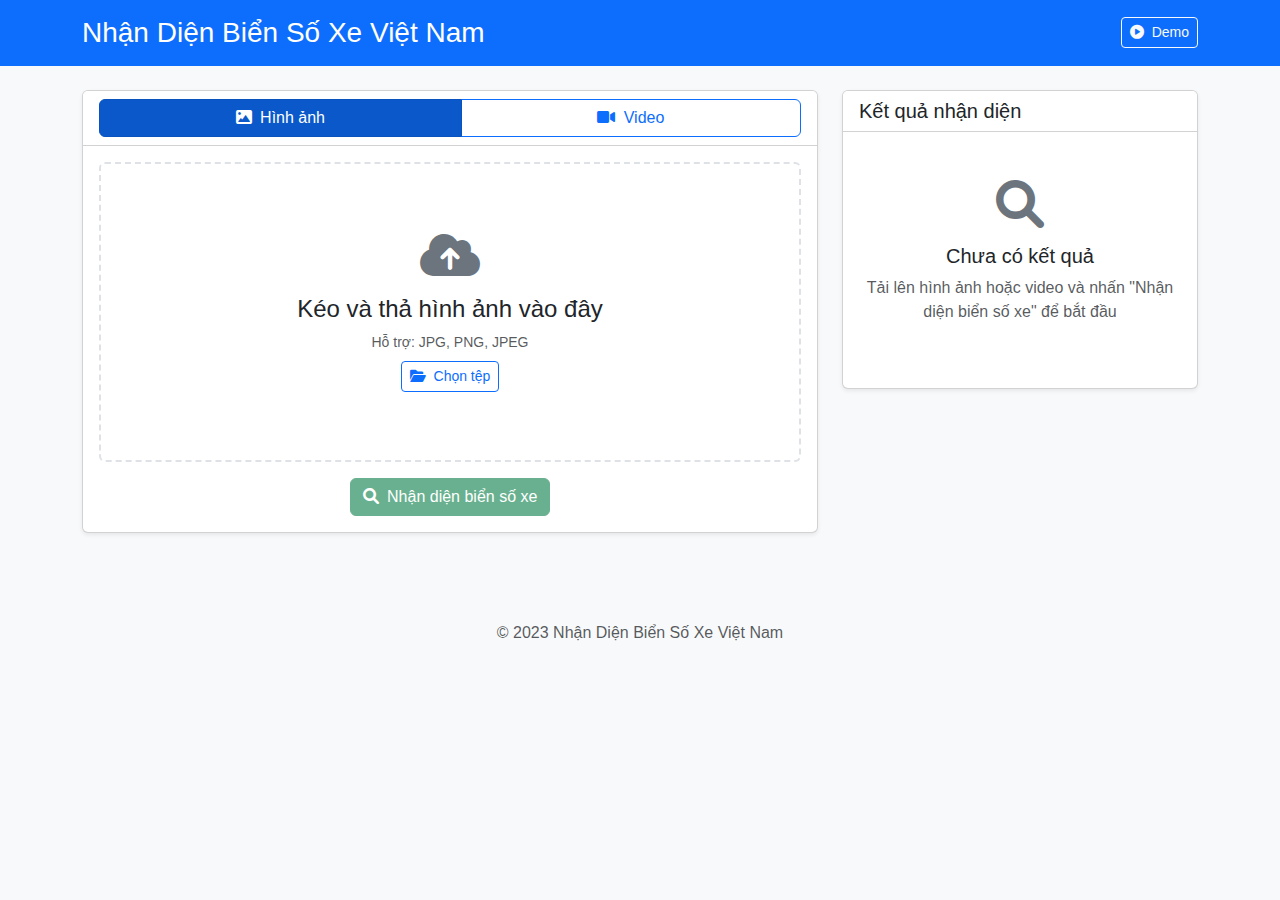
<file: interface/index.html>
<!DOCTYPE html>
<html lang="vi">
<head>
    <meta charset="UTF-8">
    <meta name="viewport" content="width=device-width, initial-scale=1.0">
    <title>Nhận Diện Biển Số Xe Việt Nam</title>
    <!-- Bootstrap CSS -->
    <link href="https://cdn.jsdelivr.net/npm/bootstrap@5.3.0-alpha1/dist/css/bootstrap.min.css" rel="stylesheet">
    <!-- Font Awesome -->
    <link rel="stylesheet" href="https://cdnjs.cloudflare.com/ajax/libs/font-awesome/6.0.0/css/all.min.css">
    <!-- Custom CSS -->
    <link rel="stylesheet" href="style.css">
</head>
<body>
    <header class="bg-primary text-white py-3">
        <div class="container">
            <div class="d-flex justify-content-between align-items-center">
                <h1 class="h3 mb-0">Nhận Diện Biển Số Xe Việt Nam</h1>
                <div>
                    <button id="demoBtn" class="btn btn-outline-light btn-sm">
                        <i class="fas fa-play-circle me-1"></i> Demo
                    </button>
                </div>
            </div>
        </div>
    </header>

    <main class="container my-4">
        <div class="row">
            <div class="col-lg-8 mb-4">
                <div class="card shadow-sm">
                    <div class="card-header bg-white">
                        <div class="btn-group w-100" role="group">
                            <button id="imageBtn" class="btn btn-primary active">
                                <i class="fas fa-image me-1"></i> Hình ảnh
                            </button>
                            <button id="videoBtn" class="btn btn-outline-primary">
                                <i class="fas fa-video me-1"></i> Video
                            </button>
                        </div>
                    </div>
                    <div class="card-body">
                        <div id="dropZone" class="drop-zone rounded border border-dashed p-5 text-center">
                            <input type="file" id="fileInput" class="d-none">
                            <div id="uploadPrompt">
                                <i class="fas fa-cloud-upload-alt upload-icon mb-3"></i>
                                <h4>Kéo và thả hình ảnh vào đây</h4>
                                <p class="small text-muted mb-2">Hỗ trợ: JPG, PNG, JPEG</p>
                                <button class="btn btn-outline-primary btn-sm">
                                    <i class="fas fa-folder-open me-1"></i> Chọn tệp
                                </button>
                            </div>
                            <div id="previewContainer" class="d-none">
                                <img id="imagePreview" class="img-preview d-none" alt="Preview">
                                <video id="videoPreview" class="video-preview d-none" controls></video>
                            </div>
                        </div>
                        <div class="mt-3 text-center">
                            <button id="recognizeBtn" class="btn btn-success" disabled>
                                <i class="fas fa-search me-1"></i> Nhận diện biển số xe
                            </button>
                        </div>
                    </div>
                </div>
            </div>

            <div class="col-lg-4">
                <div id="noResults" class="card shadow-sm">
                    <div class="card-header bg-white">
                        <h5 class="mb-0">Kết quả nhận diện</h5>
                    </div>
                    <div class="card-body text-center py-5">
                        <i class="fas fa-search result-icon mb-3"></i>
                        <h5>Chưa có kết quả</h5>
                        <p class="text-muted">Tải lên hình ảnh hoặc video và nhấn "Nhận diện biển số xe" để bắt đầu</p>
                    </div>
                </div>

                <div id="results" class="card shadow-sm d-none">
                    <div class="card-header bg-white d-flex justify-content-between align-items-center">
                        <h5 class="mb-0">Kết quả nhận diện</h5>
                        <button id="clearResultsBtn" class="btn btn-sm btn-outline-secondary">
                            <i class="fas fa-times me-1"></i> Xóa
                        </button>
                    </div>
                    <div class="card-body">
                        <div class="license-plate-display mb-3 text-center py-3">
                            <h2 id="licensePlateText" class="mb-0">51F-123.45</h2>
                            <button id="copyBtn" class="btn btn-sm btn-outline-primary mt-2">
                                <i class="fas fa-copy me-1"></i> Sao chép
                            </button>
                        </div>
                        <div class="result-details">
                            <div class="result-item">
                                <div class="result-label">Độ chính xác:</div>
                                <div class="result-value" id="confidenceText">98.7%</div>
                            </div>
                            <div class="result-item">
                                <div class="result-label">Loại phương tiện:</div>
                                <div class="result-value" id="vehicleTypeText">Sedan</div>
                            </div>
                            <div class="result-item">
                                <div class="result-label">Thời gian:</div>
                                <div class="result-value" id="timestampText">12/03/2023, 15:30:45</div>
                            </div>
                            <div class="result-item">
                                <div class="result-label">Khu vực:</div>
                                <div class="result-value" id="regionText">TP. Hồ Chí Minh</div>
                            </div>
                        </div>
                    </div>
                </div>
            </div>
        </div>
    </main>

    <footer class="bg-light py-3 mt-5">
        <div class="container text-center">
            <p class="text-muted mb-0">© 2023 Nhận Diện Biển Số Xe Việt Nam</p>
        </div>
    </footer>

    <!-- Bootstrap JS -->
    <script src="https://cdn.jsdelivr.net/npm/bootstrap@5.3.0-alpha1/dist/js/bootstrap.bundle.min.js"></script>
    <!-- Custom JS -->
    <script src="script.js"></script>
</body>
</html>
</file>
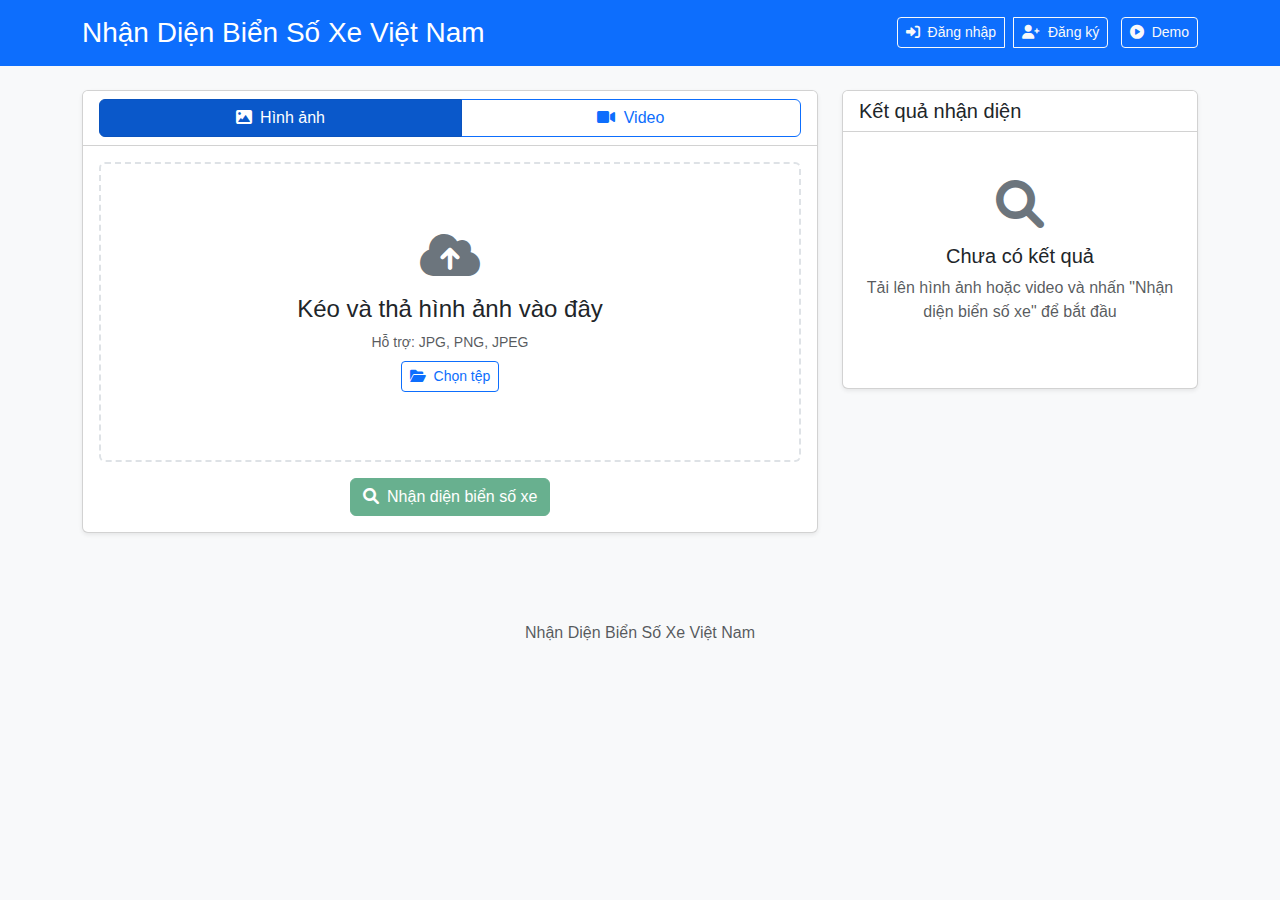
<file: src/static/templates/index.html>
<!DOCTYPE html>
<html lang="vi">
<head>
    <meta charset="UTF-8">
    <meta name="viewport" content="width=device-width, initial-scale=1.0">
    <title>Nhận Diện Biển Số Xe Việt Nam</title>
    <!-- Bootstrap CSS -->
    <link href="https://cdn.jsdelivr.net/npm/bootstrap@5.3.0-alpha1/dist/css/bootstrap.min.css" rel="stylesheet">
    <!-- Font Awesome -->
    <link rel="stylesheet" href="https://cdnjs.cloudflare.com/ajax/libs/font-awesome/6.0.0/css/all.min.css">
    <!-- Custom CSS -->
    <link rel="stylesheet" href="../css/style.css">
</head>
<body>
    <header class="bg-primary text-white py-3">
        <div class="container">
            <div class="d-flex justify-content-between align-items-center">
                <h1 class="h3 mb-0">Nhận Diện Biển Số Xe Việt Nam</h1>
                <div>
                    <div class="btn-group" id="authButtons">
                        <a href="login.html" class="btn btn-outline-light btn-sm">
                            <i class="fas fa-sign-in-alt me-1"></i> Đăng nhập
                        </a>
                        <a href="register.html" class="btn btn-outline-light btn-sm ms-2">
                            <i class="fas fa-user-plus me-1"></i> Đăng ký
                        </a>
                    </div>
                    <div class="dropdown d-none" id="userDropdown">
                        <button class="btn btn-outline-light btn-sm dropdown-toggle" type="button" id="userMenuButton" data-bs-toggle="dropdown" aria-expanded="false">
                            <i class="fas fa-user-circle me-1"></i> <span id="username">User</span>
                        </button>
                        <ul class="dropdown-menu dropdown-menu-end" aria-labelledby="userMenuButton">
                            <li><a class="dropdown-item" href="admin.html" id="adminLink"><i class="fas fa-tachometer-alt me-2"></i>Quản trị hệ thống</a></li>
                            <li><hr class="dropdown-divider"></li>
                            <li><a class="dropdown-item" href="#" id="logoutButton"><i class="fas fa-sign-out-alt me-2"></i>Đăng xuất</a></li>
                        </ul>
                    </div>
                    <button id="demoBtn" class="btn btn-outline-light btn-sm ms-2">
                        <i class="fas fa-play-circle me-1"></i> Demo
                    </button>
                </div>
            </div>
        </div>
    </header>

    <main class="container my-4">
        <div class="row">
            <div class="col-lg-8 mb-4">
                <div class="card shadow-sm">
                    <div class="card-header bg-white">
                        <div class="btn-group w-100" role="group">
                            <button id="imageBtn" class="btn btn-primary active">
                                <i class="fas fa-image me-1"></i> Hình ảnh
                            </button>
                            <button id="videoBtn" class="btn btn-outline-primary">
                                <i class="fas fa-video me-1"></i> Video
                            </button>
                        </div>
                    </div>
                    <div class="card-body">
                        <div id="dropZone" class="drop-zone rounded border border-dashed p-5 text-center">
                            <input type="file" id="fileInput" class="d-none">
                            <div id="uploadPrompt">
                                <i class="fas fa-cloud-upload-alt upload-icon mb-3"></i>
                                <h4>Kéo và thả hình ảnh vào đây</h4>
                                <p class="small text-muted mb-2">Hỗ trợ: JPG, PNG, JPEG</p>
                                <button class="btn btn-outline-primary btn-sm">
                                    <i class="fas fa-folder-open me-1"></i> Chọn tệp
                                </button>
                            </div>
                            <div id="previewContainer" class="d-none">
                                <img id="imagePreview" class="img-preview d-none" alt="Preview">
                                <video id="videoPreview" class="video-preview d-none" controls></video>
                            </div>
                        </div>
                        <div class="mt-3 text-center">
                            <button id="recognizeBtn" class="btn btn-success" disabled>
                                <i class="fas fa-search me-1"></i> Nhận diện biển số xe
                            </button>
                        </div>
                    </div>
                </div>
            </div>

            <div class="col-lg-4">
                <div id="noResults" class="card shadow-sm">
                    <div class="card-header bg-white">
                        <h5 class="mb-0">Kết quả nhận diện</h5>
                    </div>
                    <div class="card-body text-center py-5">
                        <i class="fas fa-search result-icon mb-3"></i>
                        <h5>Chưa có kết quả</h5>
                        <p class="text-muted">Tải lên hình ảnh hoặc video và nhấn "Nhận diện biển số xe" để bắt đầu</p>
                    </div>
                </div>

                <div id="results" class="card shadow-sm d-none">
                    <div class="card-header bg-white d-flex justify-content-between align-items-center">
                        <h5 class="mb-0">Kết quả nhận diện</h5>
                        <button id="clearResultsBtn" class="btn btn-sm btn-outline-secondary">
                            <i class="fas fa-times me-1"></i> Xóa
                        </button>
                    </div>
                    <div class="card-body">
                        <div class="license-plate-display mb-3 text-center py-3">
                            <h2 id="licensePlateText" class="mb-0">51F-123.45</h2>
                            <button id="copyBtn" class="btn btn-sm btn-outline-primary mt-2">
                                <i class="fas fa-copy me-1"></i> Sao chép
                            </button>
                        </div>
                        <div class="result-details">
                            <div class="result-item">
                                <div class="result-label">Độ chính xác:</div>
                                <div class="result-value" id="confidenceText">98.7%</div>
                            </div>
                            <div class="result-item">
                                <div class="result-label">Loại phương tiện:</div>
                                <div class="result-value" id="vehicleTypeText">Chưa xác định</div>
                            </div>
                            <div class="result-item">
                                <div class="result-label">Thời gian:</div>
                                <div class="result-value" id="timestampText">12/03/2023, 15:30:45</div>
                            </div>
                            <div class="result-item">
                                <div class="result-label">Khu vực:</div>
                                <div class="result-value" id="regionText">TP. Hà Nội</div>
                            </div>
                        </div>
                    </div>
                </div>
            </div>
        </div>
    </main>

    <footer class="bg-light py-3 mt-5">
        <div class="container text-center">
            <p class="text-muted mb-0">Nhận Diện Biển Số Xe Việt Nam</p>
        </div>
    </footer>    <!-- Bootstrap JS -->
    <script src="https://cdn.jsdelivr.net/npm/bootstrap@5.3.0-alpha1/dist/js/bootstrap.bundle.min.js"></script>
    <!-- Custom JS -->
    <script src="../js/auth_functions.js"></script>
    <script src="../js/script.js"></script>
</body>
</html>
</file>
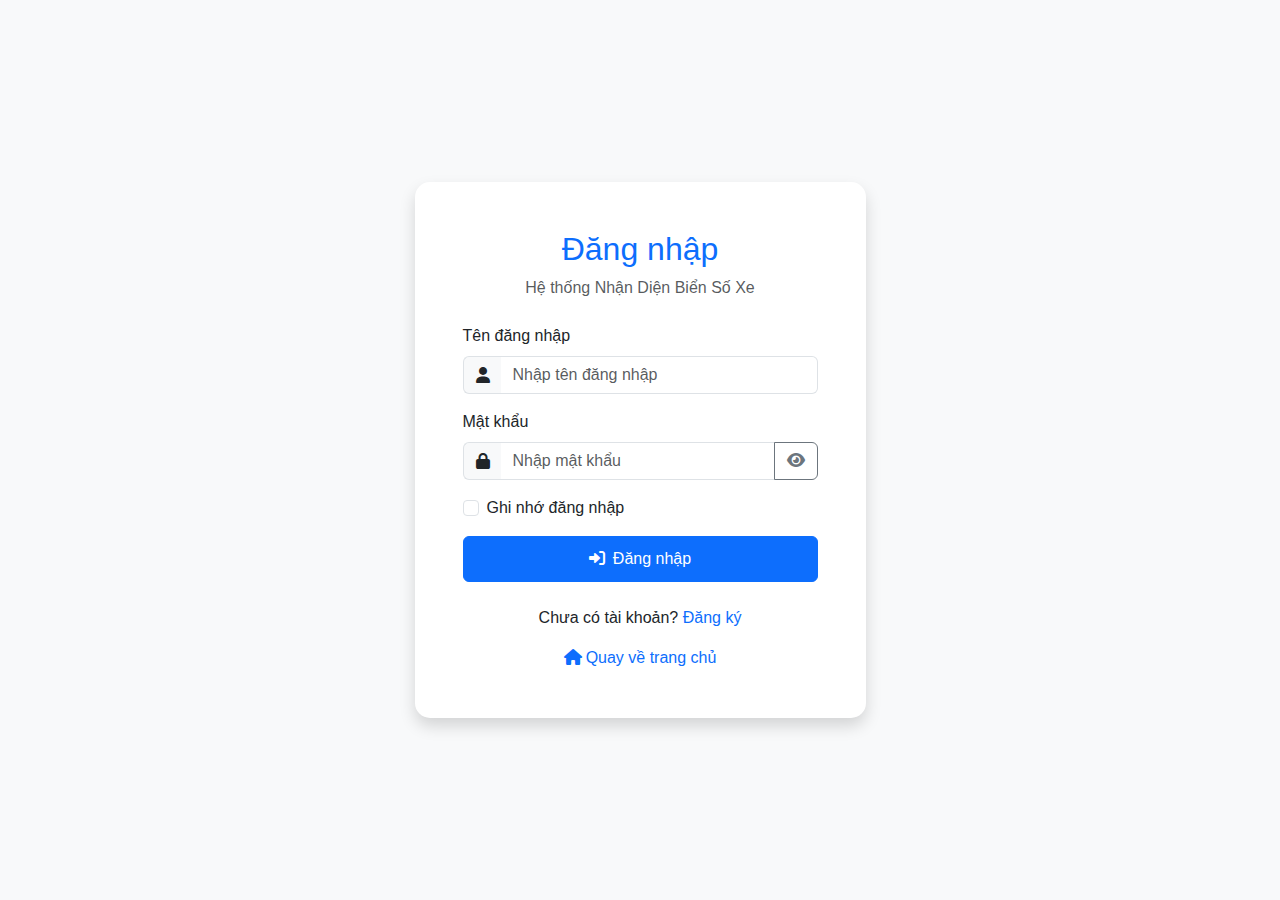
<file: src/static/templates/admin.html>
<!DOCTYPE html>
<html lang="vi">
<head>
    <meta charset="UTF-8">
    <meta name="viewport" content="width=device-width, initial-scale=1.0">
    <title>Admin Dashboard - Hệ thống Nhận Diện Biển Số Xe</title>
    <!-- Bootstrap CSS -->
    <link href="https://cdn.jsdelivr.net/npm/bootstrap@5.3.0-alpha1/dist/css/bootstrap.min.css" rel="stylesheet">
    <!-- Font Awesome -->
    <link rel="stylesheet" href="https://cdnjs.cloudflare.com/ajax/libs/font-awesome/6.0.0/css/all.min.css">
    <!-- DataTables CSS -->
    <link rel="stylesheet" href="https://cdn.datatables.net/1.11.5/css/dataTables.bootstrap5.min.css">
    <!-- Custom CSS -->
    <link rel="stylesheet" href="../css/style.css">
    <link rel="stylesheet" href="../css/admin.css">
</head>
<body>
    <div class="container-fluid">
        <div class="row">
            <!-- Sidebar -->
            <nav id="sidebar" class="col-md-3 col-lg-2 d-md-block bg-dark sidebar collapse">
                <div class="position-sticky pt-3">
                    <div class="px-3 py-4 d-flex justify-content-between align-items-center">
                        <a href="index.html" class="text-white text-decoration-none">
                            <h5 class="m-0">ALPR System</h5>
                        </a>
                        <button class="btn btn-link d-md-none text-white" type="button" data-bs-toggle="collapse" data-bs-target="#sidebar">
                            <i class="fas fa-times"></i>
                        </button>
                    </div>
                    <ul class="nav flex-column">
                        <li class="nav-item">
                            <a class="nav-link active" href="admin.html">
                                <i class="fas fa-tachometer-alt me-2"></i>
                                Dashboard
                            </a>
                        </li>
                        <!--<li class="nav-item">
                            <a class="nav-link" href="admin-records.html">
                                <i class="fas fa-history me-2"></i>
                                Lịch sử nhận diện
                            </a>
                        </li>
                        <li class="nav-item">
                            <a class="nav-link" href="admin-users.html">
                                <i class="fas fa-users me-2"></i>
                                Quản lý người dùng
                            </a>
                        </li>
                        <li class="nav-item">
                            <a class="nav-link" href="admin-settings.html">
                                <i class="fas fa-cog me-2"></i>
                                Cài đặt hệ thống
                            </a>
                        </li> -->
                        <li class="nav-item mt-3">
                            <a class="nav-link logout-link" href="#">
                                <i class="fas fa-sign-out-alt me-2"></i>
                                Đăng xuất
                            </a>
                        </li>
                    </ul>
                </div>
            </nav>

            <!-- Main content -->
            <main class="col-md-9 ms-sm-auto col-lg-10 px-md-4 py-4">
                <div class="d-flex justify-content-between flex-wrap flex-md-nowrap align-items-center pt-3 pb-2 mb-3 border-bottom">
                    <h1 class="h2">Dashboard</h1>
                    <div class="btn-toolbar mb-2 mb-md-0">
                        <button type="button" class="btn btn-sm btn-outline-secondary me-2">
                            <i class="fas fa-download me-1"></i> Xuất báo cáo
                        </button>
                        <button type="button" class="btn btn-sm btn-primary" id="refreshBtn">
                            <i class="fas fa-sync-alt me-1"></i> Làm mới
                        </button>
                    </div>
                </div>

                <div class="row">
                    <!-- Admin info card -->
                    <div class="col-md-6 mb-4">
                        <div class="card border-0 shadow-sm h-100">
                            <div class="card-body">
                                <div class="d-flex align-items-center">
                                    <div class="admin-avatar">
                                        <i class="fas fa-user-shield"></i>
                                    </div>
                                    <div class="ms-3">
                                        <h4 id="admin-name" class="mb-1">Nguyễn Văn A</h4>
                                        <p class="text-muted mb-0">Quản trị viên hệ thống</p>
                                        <p id="admin-email" class="text-muted mb-0">admin@example.com</p>
                                    </div>
                                </div>
                                <hr>
                                <div class="d-flex justify-content-between mt-3">
                                    <div>
                                        <p class="mb-0"><strong>Đăng nhập lần cuối:</strong></p>
                                        <p class="text-muted" id="last-login">Hôm nay, 08:45</p>
                                    </div>
                                    <a href="admin-settings.html" class="btn btn-sm btn-outline-primary align-self-center">
                                        <i class="fas fa-user-cog me-1"></i> Cài đặt tài khoản
                                    </a>
                                </div>
                            </div>
                        </div>
                    </div>

                    <!-- Statistics cards -->
                    <div class="col-md-6 mb-4">
                        <div class="row g-3">
                            <div class="col-6">
                                <div class="card border-0 shadow-sm bg-primary text-white h-100">
                                    <div class="card-body">
                                        <h3 id="total-detections" class="card-title">1,234</h3>
                                        <p class="card-text mb-0">Tổng biển số đã nhận diện</p>
                                        <small><i class="fas fa-arrow-up me-1"></i>12% so với tháng trước</small>
                                    </div>
                                </div>
                            </div>
                            <div class="col-6">
                                <div class="card border-0 shadow-sm bg-success text-white h-100">
                                    <div class="card-body">
                                        <h3 id="total-users" class="card-title">48</h3>
                                        <p class="card-text mb-0">Người dùng đã đăng ký</p>
                                        <small><i class="fas fa-arrow-up me-1"></i>5 người dùng mới</small>
                                    </div>
                                </div>
                            </div>
                            <div class="col-6">
                                <div class="card border-0 shadow-sm bg-info text-white h-100">
                                    <div class="card-body">
                                        <h3 id="today-detections" class="card-title">56</h3>
                                        <p class="card-text mb-0">Biển số nhận diện hôm nay</p>
                                        <small>Cập nhật gần nhất: <span id="last-update">08:45</span></small>
                                    </div>
                                </div>
                            </div>
                            <div class="col-6">
                                <div class="card border-0 shadow-sm bg-warning text-white h-100">
                                    <div class="card-body">
                                        <h3 id="accuracy-rate" class="card-title">95.7%</h3>
                                        <p class="card-text mb-0">Độ chính xác trung bình</p>
                                        <small><i class="fas fa-arrow-up me-1"></i>2.1% so với tháng trước</small>
                                    </div>
                                </div>
                            </div>
                        </div>
                    </div>
                </div>

                <!-- Recent detections -->
                <div class="row">
                    <div class="col-12 mb-4">
                        <div class="card border-0 shadow-sm">
                            <div class="card-header bg-white d-flex justify-content-between align-items-center">
                                <h5 class="mb-0">Nhận diện gần đây</h5>
                                <a href="admin-records.html" class="btn btn-sm btn-link">
                                    Xem tất cả <i class="fas fa-arrow-right ms-1"></i>
                                </a>
                            </div>
                            <div class="card-body">
                                <div class="table-responsive">
                                    <table class="table table-hover" id="recentDetectionsTable">
                                        <thead>
                                            <tr>
                                                <th scope="col">ID</th>
                                                <th scope="col">Biển số xe</th>
                                                <th scope="col">Độ chính xác</th>
                                                <th scope="col">Thời gian</th>
                                                <th scope="col">Người dùng</th>
                                                <th scope="col">Hành động</th>
                                            </tr>
                                        </thead>
                                        <tbody>
                                            <!-- Data will be populated by JavaScript -->
                                        </tbody>
                                    </table>
                                </div>
                            </div>
                        </div>
                    </div>
                </div>
            </main>
        </div>
    </div>

    <!-- Bootstrap JS -->
    <script src="https://cdn.jsdelivr.net/npm/bootstrap@5.3.0-alpha1/dist/js/bootstrap.bundle.min.js"></script>
    <!-- jQuery -->
    <script src="https://code.jquery.com/jquery-3.6.0.min.js"></script>
    <!-- DataTables JS -->
    <script src="https://cdn.datatables.net/1.11.5/js/jquery.dataTables.min.js"></script>
    <script src="https://cdn.datatables.net/1.11.5/js/dataTables.bootstrap5.min.js"></script>
    <!-- Custom JS -->
    <script src="../js/admin.js"></script>
</body>
</html>
</file>
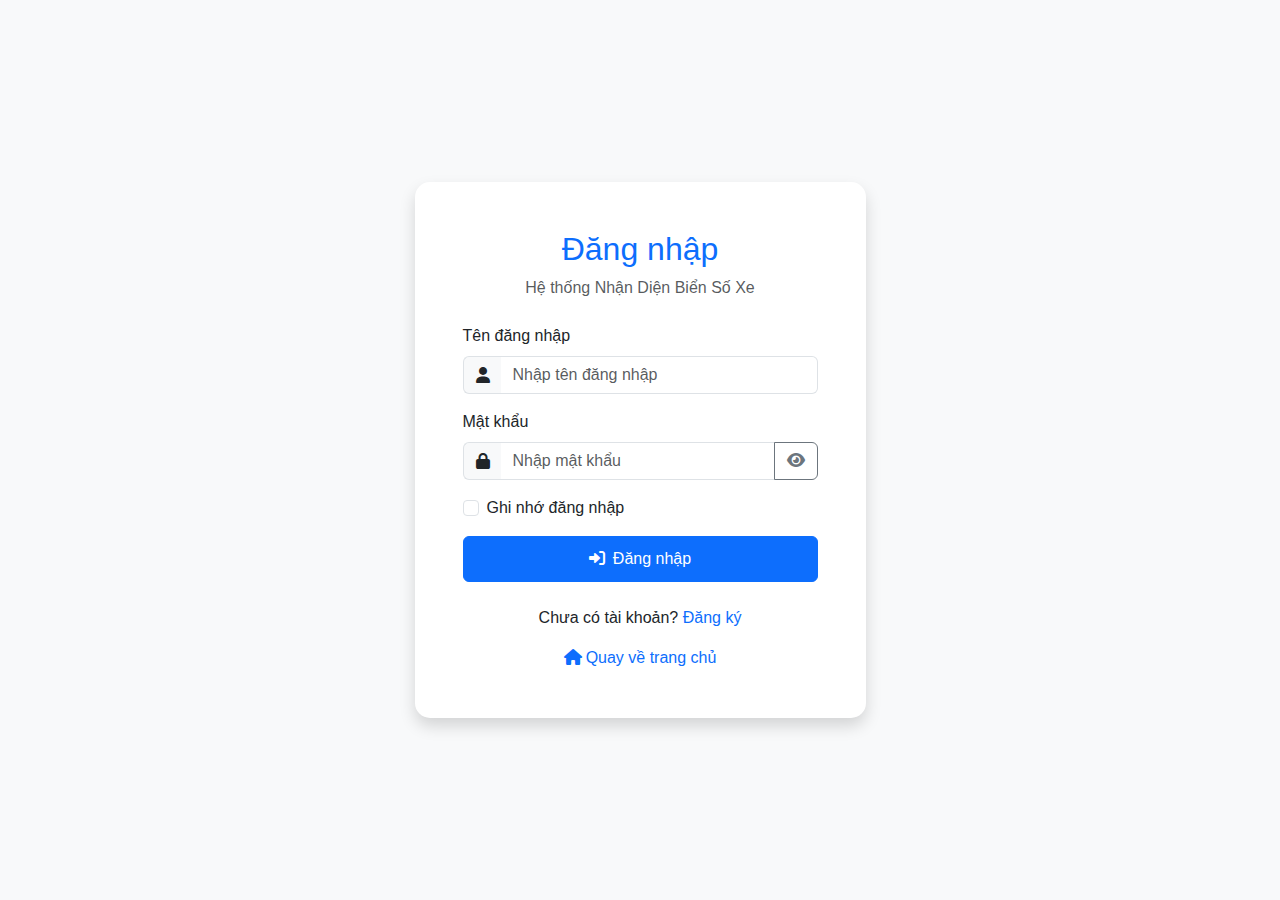
<file: src/static/templates/login.html>
<!DOCTYPE html>
<html lang="vi">
<head>
    <meta charset="UTF-8">
    <meta name="viewport" content="width=device-width, initial-scale=1.0">
    <title>Đăng nhập - Hệ thống Nhận Diện Biển Số Xe</title>
    <!-- Bootstrap CSS -->
    <link href="https://cdn.jsdelivr.net/npm/bootstrap@5.3.0-alpha1/dist/css/bootstrap.min.css" rel="stylesheet">
    <!-- Font Awesome -->
    <link rel="stylesheet" href="https://cdnjs.cloudflare.com/ajax/libs/font-awesome/6.0.0/css/all.min.css">
    <!-- Custom CSS -->
    <link rel="stylesheet" href="../css/style.css">
    <link rel="stylesheet" href="../css/auth.css">
</head>
<body class="bg-light">
    <div class="container">
        <div class="row justify-content-center vh-100 align-items-center">
            <div class="col-lg-5 col-md-7 col-sm-9">
                <div class="card shadow">
                    <div class="card-body p-5">
                        <div class="text-center mb-4">
                            <h2 class="text-primary">Đăng nhập</h2>
                            <p class="text-muted">Hệ thống Nhận Diện Biển Số Xe</p>
                        </div>
                        
                        <div id="error-alert" class="alert alert-danger d-none" role="alert">
                            <i class="fas fa-exclamation-circle me-2"></i>
                            <span id="error-message"></span>
                        </div>

                        <form id="loginForm">
                            <div class="mb-3">
                                <label for="username" class="form-label">Tên đăng nhập</label>
                                <div class="input-group">
                                    <span class="input-group-text"><i class="fas fa-user"></i></span>
                                    <input type="text" class="form-control" id="username" name="username" placeholder="Nhập tên đăng nhập" required>
                                </div>
                            </div>
                            <div class="mb-3">
                                <label for="password" class="form-label">Mật khẩu</label>
                                <div class="input-group">
                                    <span class="input-group-text"><i class="fas fa-lock"></i></span>
                                    <input type="password" class="form-control" id="password" name="password" placeholder="Nhập mật khẩu" required>
                                    <button class="btn btn-outline-secondary toggle-password" type="button">
                                        <i class="fas fa-eye"></i>
                                    </button>
                                </div>
                            </div>
                            <div class="mb-3 form-check">
                                <input type="checkbox" class="form-check-input" id="rememberMe" name="rememberMe">
                                <label class="form-check-label" for="rememberMe">Ghi nhớ đăng nhập</label>
                            </div>
                            <div class="d-grid gap-2 mb-4">
                                <button type="submit" class="btn btn-primary">
                                    <i class="fas fa-sign-in-alt me-2"></i>Đăng nhập
                                </button>
                            </div>
                            <div class="text-center">
                                <p>Chưa có tài khoản? <a href="register.html" class="text-decoration-none">Đăng ký</a></p>
                                <a href="index.html" class="text-decoration-none">
                                    <i class="fas fa-home me-1"></i>Quay về trang chủ
                                </a>
                            </div>
                        </form>
                    </div>
                </div>
            </div>
        </div>
    </div>

    <!-- Bootstrap JS -->
    <script src="https://cdn.jsdelivr.net/npm/bootstrap@5.3.0-alpha1/dist/js/bootstrap.bundle.min.js"></script>
    <!-- Custom JS -->
    <script src="../js/auth.js"></script>
</body>
</html>
</file>
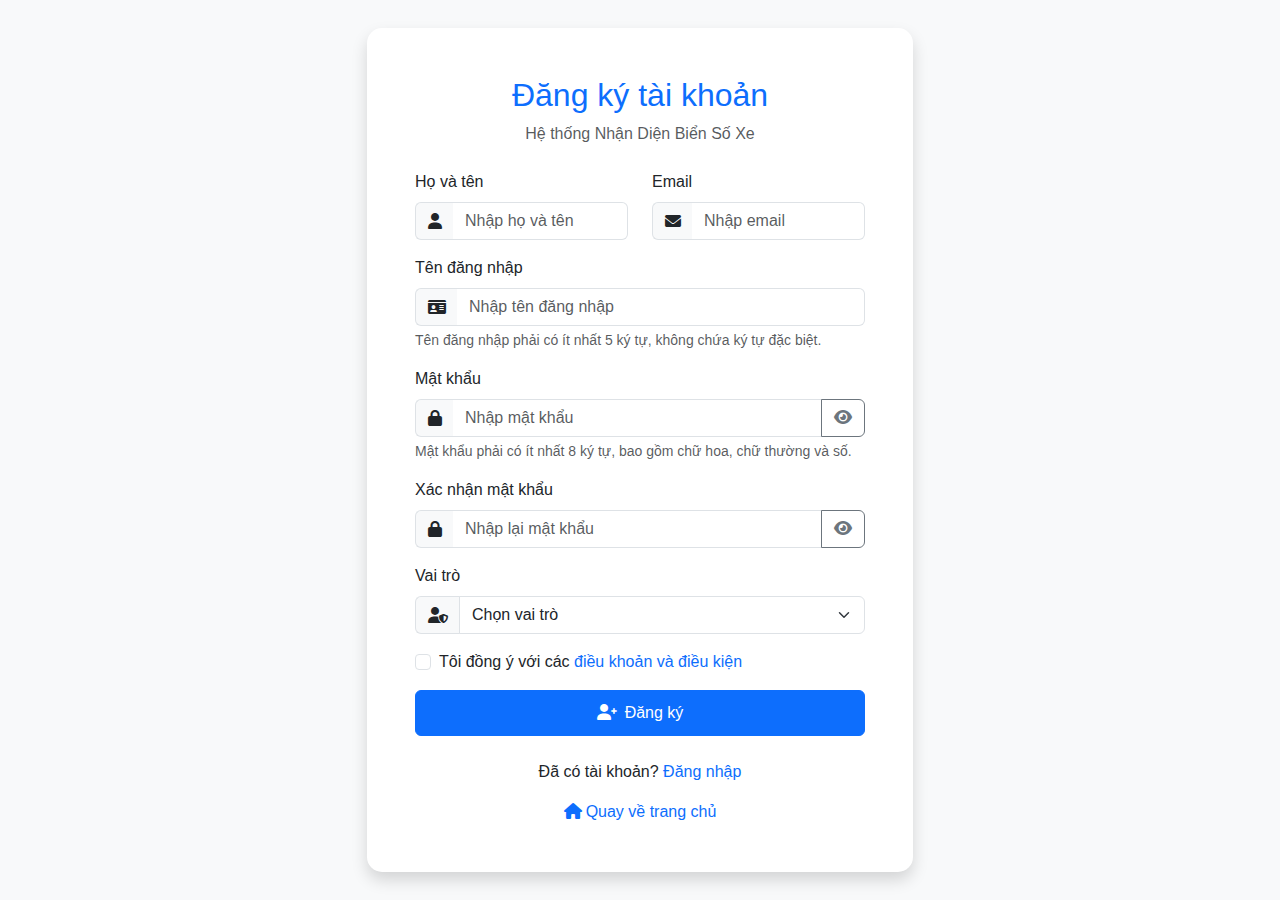
<file: src/static/templates/register.html>
<!DOCTYPE html>
<html lang="vi">
<head>
    <meta charset="UTF-8">
    <meta name="viewport" content="width=device-width, initial-scale=1.0">
    <title>Đăng ký - Hệ thống Nhận Diện Biển Số Xe</title>
    <!-- Bootstrap CSS -->
    <link href="https://cdn.jsdelivr.net/npm/bootstrap@5.3.0-alpha1/dist/css/bootstrap.min.css" rel="stylesheet">
    <!-- Font Awesome -->
    <link rel="stylesheet" href="https://cdnjs.cloudflare.com/ajax/libs/font-awesome/6.0.0/css/all.min.css">
    <!-- Custom CSS -->
    <link rel="stylesheet" href="../css/style.css">
    <link rel="stylesheet" href="../css/auth.css">
</head>
<body class="bg-light">
    <div class="container">
        <div class="row justify-content-center vh-100 align-items-center">
            <div class="col-lg-6 col-md-8 col-sm-10">
                <div class="card shadow">
                    <div class="card-body p-5">
                        <div class="text-center mb-4">
                            <h2 class="text-primary">Đăng ký tài khoản</h2>
                            <p class="text-muted">Hệ thống Nhận Diện Biển Số Xe</p>
                        </div>
                        
                        <div id="error-alert" class="alert alert-danger d-none" role="alert">
                            <i class="fas fa-exclamation-circle me-2"></i>
                            <span id="error-message"></span>
                        </div>

                        <div id="success-alert" class="alert alert-success d-none" role="alert">
                            <i class="fas fa-check-circle me-2"></i>
                            <span id="success-message"></span>
                        </div>

                        <form id="registerForm">
                            <div class="row">
                                <div class="col-md-6 mb-3">
                                    <label for="fullname" class="form-label">Họ và tên</label>
                                    <div class="input-group">
                                        <span class="input-group-text"><i class="fas fa-user"></i></span>
                                        <input type="text" class="form-control" id="fullname" name="fullname" placeholder="Nhập họ và tên" required>
                                    </div>
                                </div>
                                <div class="col-md-6 mb-3">
                                    <label for="email" class="form-label">Email</label>
                                    <div class="input-group">
                                        <span class="input-group-text"><i class="fas fa-envelope"></i></span>
                                        <input type="email" class="form-control" id="email" name="email" placeholder="Nhập email" required>
                                    </div>
                                </div>
                            </div>
                            
                            <div class="mb-3">
                                <label for="username" class="form-label">Tên đăng nhập</label>
                                <div class="input-group">
                                    <span class="input-group-text"><i class="fas fa-id-card"></i></span>
                                    <input type="text" class="form-control" id="username" name="username" placeholder="Nhập tên đăng nhập" required>
                                </div>
                                <div class="form-text">Tên đăng nhập phải có ít nhất 5 ký tự, không chứa ký tự đặc biệt.</div>
                            </div>
                            
                            <div class="mb-3">
                                <label for="password" class="form-label">Mật khẩu</label>
                                <div class="input-group">
                                    <span class="input-group-text"><i class="fas fa-lock"></i></span>
                                    <input type="password" class="form-control" id="password" name="password" placeholder="Nhập mật khẩu" required>
                                    <button class="btn btn-outline-secondary toggle-password" type="button">
                                        <i class="fas fa-eye"></i>
                                    </button>
                                </div>
                                <div class="form-text">Mật khẩu phải có ít nhất 8 ký tự, bao gồm chữ hoa, chữ thường và số.</div>
                            </div>
                            
                            <div class="mb-3">
                                <label for="confirmPassword" class="form-label">Xác nhận mật khẩu</label>
                                <div class="input-group">
                                    <span class="input-group-text"><i class="fas fa-lock"></i></span>
                                    <input type="password" class="form-control" id="confirmPassword" name="confirmPassword" placeholder="Nhập lại mật khẩu" required>
                                    <button class="btn btn-outline-secondary toggle-password" type="button">
                                        <i class="fas fa-eye"></i>
                                    </button>
                                </div>
                            </div>
                            
                            <div class="mb-3">
                                <label for="role" class="form-label">Vai trò</label>
                                <div class="input-group">
                                    <span class="input-group-text"><i class="fas fa-user-shield"></i></span>
                                    <select class="form-select" id="role" name="role" required>
                                        <option value="" selected disabled>Chọn vai trò</option>
                                        <option value="admin">Quản trị viên</option>
                                        <option value="user">Người dùng</option>
                                    </select>
                                </div>
                            </div>
                            
                            <div class="mb-3 form-check">
                                <input type="checkbox" class="form-check-input" id="terms" name="terms" required>
                                <label class="form-check-label" for="terms">Tôi đồng ý với các <a href="#" class="text-decoration-none">điều khoản và điều kiện</a></label>
                            </div>
                            
                            <div class="d-grid gap-2 mb-4">
                                <button type="submit" class="btn btn-primary">
                                    <i class="fas fa-user-plus me-2"></i>Đăng ký
                                </button>
                            </div>
                            
                            <div class="text-center">
                                <p>Đã có tài khoản? <a href="login.html" class="text-decoration-none">Đăng nhập</a></p>
                                <a href="index.html" class="text-decoration-none">
                                    <i class="fas fa-home me-1"></i>Quay về trang chủ
                                </a>
                            </div>
                        </form>
                    </div>
                </div>
            </div>
        </div>
    </div>

    <!-- Bootstrap JS -->
    <script src="https://cdn.jsdelivr.net/npm/bootstrap@5.3.0-alpha1/dist/js/bootstrap.bundle.min.js"></script>
    <!-- Custom JS -->
    <script src="../js/auth.js"></script>
</body>
</html>
</file>
<file: interface/style.css>
/* General Styles */
body {
    background-color: #f8f9fa;
    font-family: "Segoe UI", Tahoma, Geneva, Verdana, sans-serif;
  }
  
  .border-dashed {
    border-style: dashed !important;
    border-width: 2px !important;
    border-color: #dee2e6 !important;
  }
  
  /* Upload Zone */
  .drop-zone {
    min-height: 300px;
    display: flex;
    flex-direction: column;
    justify-content: center;
    align-items: center;
    cursor: pointer;
    transition: all 0.3s ease;
  }
  
  .drop-zone:hover {
    background-color: #f8f9fa;
  }
  
  .upload-icon {
    font-size: 3rem;
    color: #6c757d;
  }
  
  /* Preview */
  .img-preview,
  .video-preview {
    max-width: 100%;
    max-height: 300px;
    margin: 0 auto;
    display: block;
  }
  
  /* Results */
  .result-icon {
    font-size: 3rem;
    color: #6c757d;
  }
  
  .license-plate-display {
    background-color: #f8f9fa;
    border-radius: 8px;
  }
  
  .result-details {
    margin-top: 1rem;
  }
  
  .result-item {
    display: flex;
    justify-content: space-between;
    padding: 0.5rem 0;
    border-bottom: 1px solid #eee;
  }
  
  .result-item:last-child {
    border-bottom: none;
  }
  
  .result-label {
    font-weight: 500;
    color: #6c757d;
  }
  
  .result-value {
    font-weight: 500;
  }
  
  /* Responsive adjustments */
  @media (max-width: 768px) {
    .drop-zone {
      min-height: 200px;
    }
  }
</file>
<file: src/static/css/style.css>
body {
    background-color: #f8f9fa;
    font-family: "Segoe UI", Tahoma, Geneva, Verdana, sans-serif;
}

.border-dashed {
    border-style: dashed !important;
    border-width: 2px !important;
    border-color: #dee2e6 !important;
}

/* Upload Zone */
.drop-zone {
    min-height: 300px;
    display: flex;
    flex-direction: column;
    justify-content: center;
    align-items: center;
    cursor: pointer;
    transition: all 0.3s ease;
}

.drop-zone:hover {
    background-color: #f8f9fa;
}

.upload-icon {
    font-size: 3rem;
    color: #6c757d;
}

/* Preview */
.img-preview,
.video-preview {
    max-width: 100%;
    max-height: 300px;
    margin: 0 auto;
    display: block;
}

/* Results */
.result-icon {
    font-size: 3rem;
    color: #6c757d;
}

.license-plate-display {
    background-color: #f8f9fa;
    border-radius: 8px;
}

.result-details {
    margin-top: 1rem;
}

.result-item {
    display: flex;
    justify-content: space-between;
    padding: 0.5rem 0;
    border-bottom: 1px solid #eee;
}

.result-item:last-child {
    border-bottom: none;
}

.result-label {
    font-weight: 500;
    color: #6c757d;
}

.result-value {
    font-weight: 500;
}

/* Responsive adjustments */
@media (max-width: 768px) {
    .drop-zone {
        min-height: 200px;
    }
}
</file>
<file: src/static/css/admin.css>
/* Styles for admin pages */

/* Sidebar */
.sidebar {
    position: fixed;
    top: 0;
    bottom: 0;
    left: 0;
    z-index: 100;
    padding: 0;
    box-shadow: inset -1px 0 0 rgba(0, 0, 0, .1);
}

.sidebar .nav-link {
    color: #adb5bd;
    padding: 0.75rem 1rem;
    font-weight: 500;
    border-left: 3px solid transparent;
    transition: all 0.3s;
}

.sidebar .nav-link:hover {
    color: white;
    background-color: rgba(255, 255, 255, 0.1);
}

.sidebar .nav-link.active {
    color: white;
    border-left-color: #0d6efd;
    background-color: rgba(13, 110, 253, 0.1);
}

.sidebar .nav-link i {
    width: 20px;
    text-align: center;
    margin-right: 0.5rem;
}

.logout-link {
    color: #ff7875 !important;
}

.logout-link:hover {
    background-color: rgba(255, 120, 117, 0.1);
}

/* Admin avatar */
.admin-avatar {
    width: 60px;
    height: 60px;
    border-radius: 50%;
    background-color: #e9ecef;
    display: flex;
    align-items: center;
    justify-content: center;
}

.admin-avatar i {
    font-size: 30px;
    color: #6c757d;
}

/* Cards */
.card {
    border-radius: 10px;
    transition: transform 0.3s;
}

.card:hover {
    transform: translateY(-5px);
}

/* Statistics cards */
.bg-primary, .bg-success, .bg-info, .bg-warning {
    position: relative;
    overflow: hidden;
}

.bg-primary::before, .bg-success::before, .bg-info::before, .bg-warning::before {
    content: "";
    position: absolute;
    top: 0;
    right: 0;
    width: 100px;
    height: 100%;
    opacity: 0.2;
    transform: skewX(-30deg) translateX(90%);
    background: rgba(255, 255, 255, 0.5);
    transition: transform 0.5s;
}

.card:hover.bg-primary::before, 
.card:hover.bg-success::before, 
.card:hover.bg-info::before, 
.card:hover.bg-warning::before {
    transform: skewX(-30deg) translateX(40%);
}

.card .card-title {
    font-size: 2rem;
    font-weight: bold;
}

/* Tables */
.table {
    vertical-align: middle;
}

.license-plate-cell {
    font-family: 'Courier New', monospace;
    font-weight: bold;
    font-size: 1.1rem;
    padding: 0.25rem 0.5rem;
    background-color: #ffeb3b;
    border: 1px solid #ffc107;
    border-radius: 4px;
    display: inline-block;
}

.actions-cell {
    white-space: nowrap;
}

/* Buttons */
.action-btn {
    width: 32px;
    height: 32px;
    padding: 0;
    display: inline-flex;
    align-items: center;
    justify-content: center;
    border-radius: 4px;
    margin-right: 5px;
}

/* Responsive sidebar */
@media (max-width: 767.98px) {
    .sidebar {
        position: fixed;
        top: 0;
        bottom: 0;
        left: 0;
        z-index: 1000;
        padding-top: 56px;
        width: 100%;
        overflow-y: auto;
    }
    
    .sidebar-backdrop {
        position: fixed;
        top: 0;
        right: 0;
        bottom: 0;
        left: 0;
        z-index: 990;
        background-color: rgba(0,0,0,0.5);
    }
}

/* Badge status */
.badge-success, .badge-danger, .badge-warning, .badge-info {
    color: white;
    padding: 0.4em 0.6em;
    font-weight: 500;
}

.badge-success {
    background-color: #28a745;
}

.badge-danger {
    background-color: #dc3545;
}

.badge-warning {
    background-color: #ffc107;
    color: #212529;
}

.badge-info {
    background-color: #17a2b8;
}
</file>
<file: src/static/css/auth.css>
/* Styles cho trang đăng nhập và đăng ký */
.card {
    border: none;
    border-radius: 15px;
    box-shadow: 0 10px 30px rgba(0, 0, 0, 0.1);
}

.card-body {
    padding: 40px;
}

.toggle-password {
    cursor: pointer;
}

.form-control:focus, .btn-outline-secondary:focus, .form-select:focus {
    box-shadow: 0 0 0 0.25rem rgba(13, 110, 253, 0.15);
}

.input-group-text {
    background-color: #f8f9fa;
    border-right: none;
}

.form-control {
    border-left: none;
}

.input-group .form-control:focus {
    border-color: #ced4da;
}

.btn-primary {
    background-color: #0d6efd;
    border-color: #0d6efd;
    padding: 10px;
    font-weight: 500;
    transition: all 0.3s;
}

.btn-primary:hover {
    background-color: #0b5ed7;
    border-color: #0a58ca;
    transform: translateY(-2px);
}

.alert {
    border-radius: 10px;
    padding: 15px;
}

.alert-danger {
    background-color: #f8d7da;
    border-color: #f5c2c7;
    color: #842029;
}

.alert-success {
    background-color: #d1e7dd;
    border-color: #badbcc;
    color: #0f5132;
}

/* Animation for alerts */
@keyframes fadeIn {
    from { opacity: 0; transform: translateY(-10px); }
    to { opacity: 1; transform: translateY(0); }
}

.alert {
    animation: fadeIn 0.5s ease-out forwards;
}

/* Hover effects for links */
a.text-decoration-none {
    color: #0d6efd;
    transition: color 0.3s;
}

a.text-decoration-none:hover {
    color: #0a58ca;
    text-decoration: underline !important;
}
</file>
